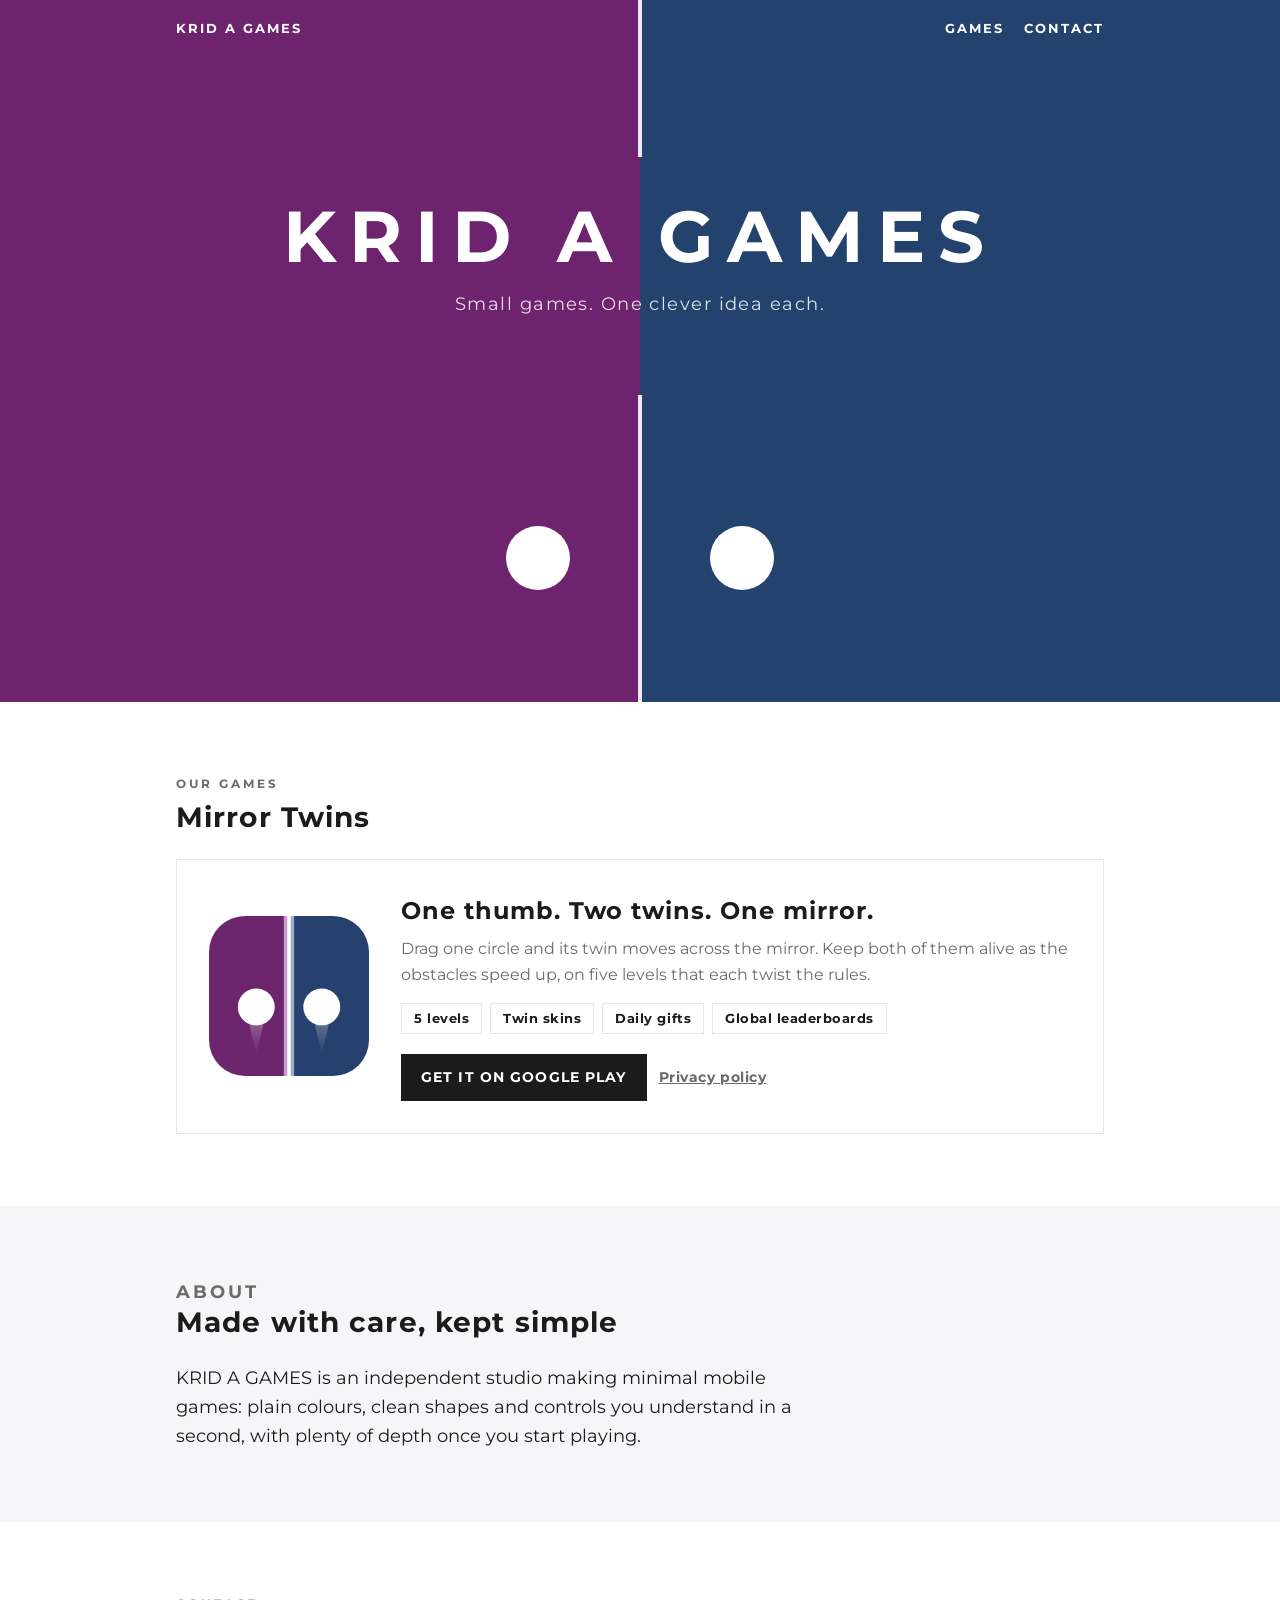
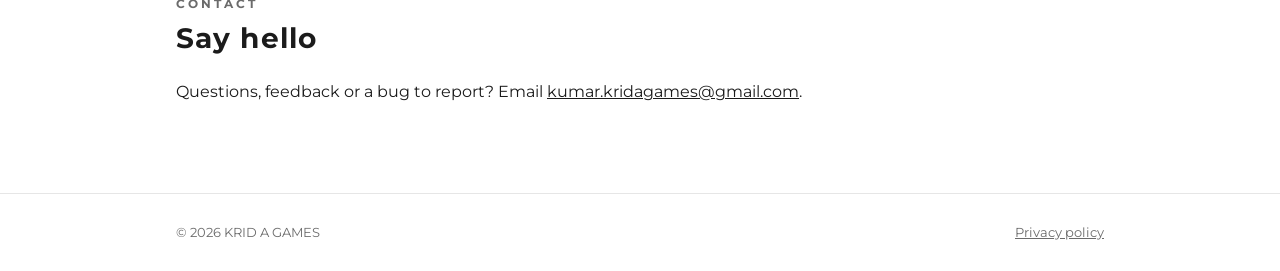
<file: index.html>
<!doctype html>
<html lang="en">
<head>
<meta charset="utf-8">
<meta name="viewport" content="width=device-width, initial-scale=1">
<title>KRID A GAMES</title>
<meta name="description" content="KRID A GAMES makes small, minimal mobile games built around one clever idea. Our first game: Mirror Twins.">
<link rel="icon" href="assets/favicon.png">
<link rel="preconnect" href="https://fonts.googleapis.com">
<link rel="preconnect" href="https://fonts.gstatic.com" crossorigin>
<link href="https://fonts.googleapis.com/css2?family=Montserrat:wght@400;600;700&display=swap" rel="stylesheet">
<link rel="stylesheet" href="assets/style.css">
</head>
<body>

<header class="hero">
  <nav class="nav" aria-label="Main">
    <a href="/">KRID A GAMES</a>
    <div class="links">
      <a href="#games">GAMES</a>
      <a href="#contact">CONTACT</a>
    </div>
  </nav>
  <div class="mirror top" aria-hidden="true"></div>
  <div class="hero-text">
    <h1 class="wordmark">KRID A GAMES</h1>
    <p class="tagline">Small games. One clever idea each.</p>
  </div>
  <div class="mirror mid" aria-hidden="true"></div>
  <div class="twin l" aria-hidden="true"></div>
  <div class="twin r" aria-hidden="true"></div>
</header>

<main>
  <section id="games">
    <div class="wrap">
      <p class="eyebrow">Our games</p>
      <h2>Mirror Twins</h2>
      <article class="game">
        <img src="assets/mirror-twins-icon.png" alt="Mirror Twins app icon" width="160" height="160">
        <div>
          <h3>One thumb. Two twins. One mirror.</h3>
          <p>Drag one circle and its twin moves across the mirror. Keep both of them alive as the
             obstacles speed up, on five levels that each twist the rules.</p>
          <ul class="features">
            <li>5 levels</li>
            <li>Twin skins</li>
            <li>Daily gifts</li>
            <li>Global leaderboards</li>
          </ul>
          <div class="actions">
            <a class="button" href="https://play.google.com/store/apps/details?id=com.kridagames.mirrortwins">GET IT ON GOOGLE PLAY</a>
            <a class="text-link" href="/privacy-policy/">Privacy policy</a>
          </div>
        </div>
      </article>
    </div>
  </section>

  <section class="about">
    <div class="wrap">
      <p class="eyebrow">About</p>
      <h2>Made with care, kept simple</h2>
      <p>KRID A GAMES is an independent studio making minimal mobile games: plain colours, clean
         shapes and controls you understand in a second, with plenty of depth once you start playing.</p>
    </div>
  </section>

  <section id="contact">
    <div class="wrap">
      <p class="eyebrow">Contact</p>
      <h2>Say hello</h2>
      <p>Questions, feedback or a bug to report? Email
         <a href="mailto:kumar.kridagames@gmail.com">kumar.kridagames@gmail.com</a>.</p>
    </div>
  </section>
</main>

<footer>
  <div class="wrap">
    <span>© 2026 KRID A GAMES</span>
    <a href="/privacy-policy/">Privacy policy</a>
  </div>
</footer>

</body>
</html>
</file>
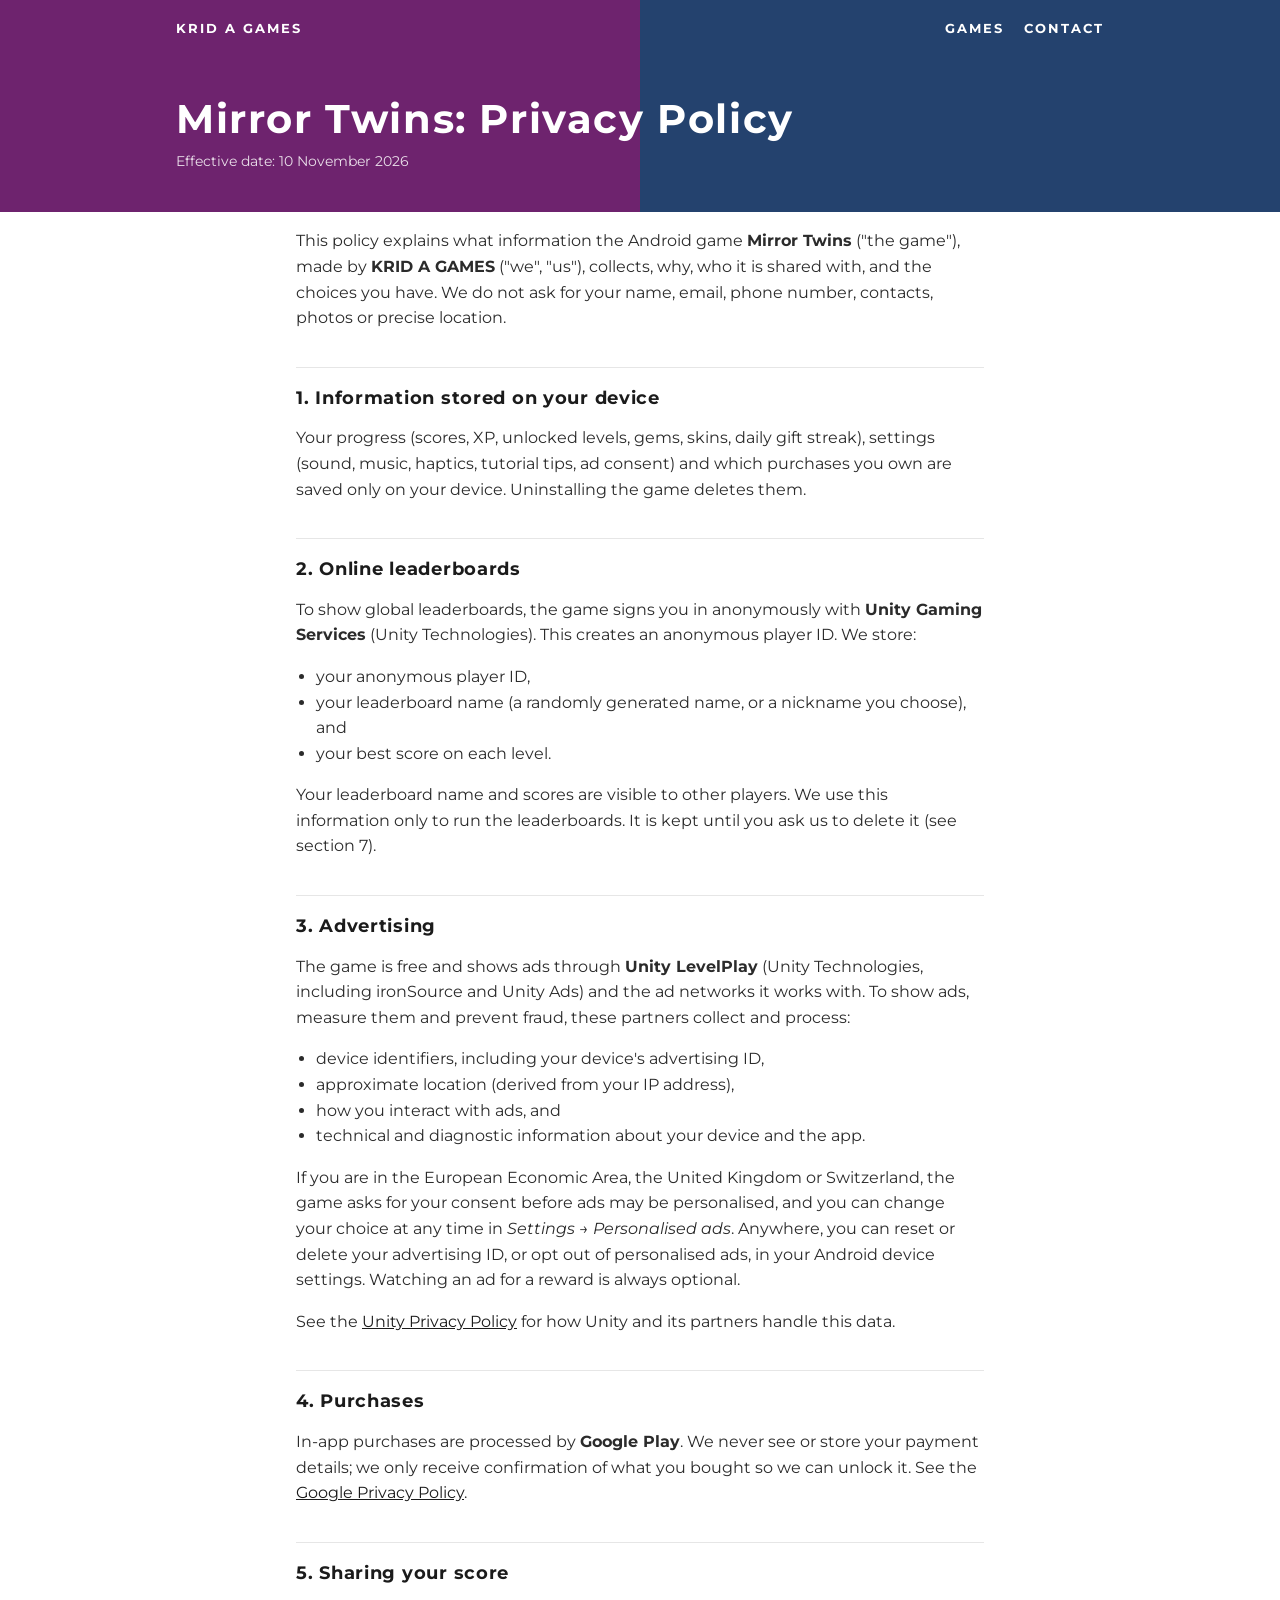
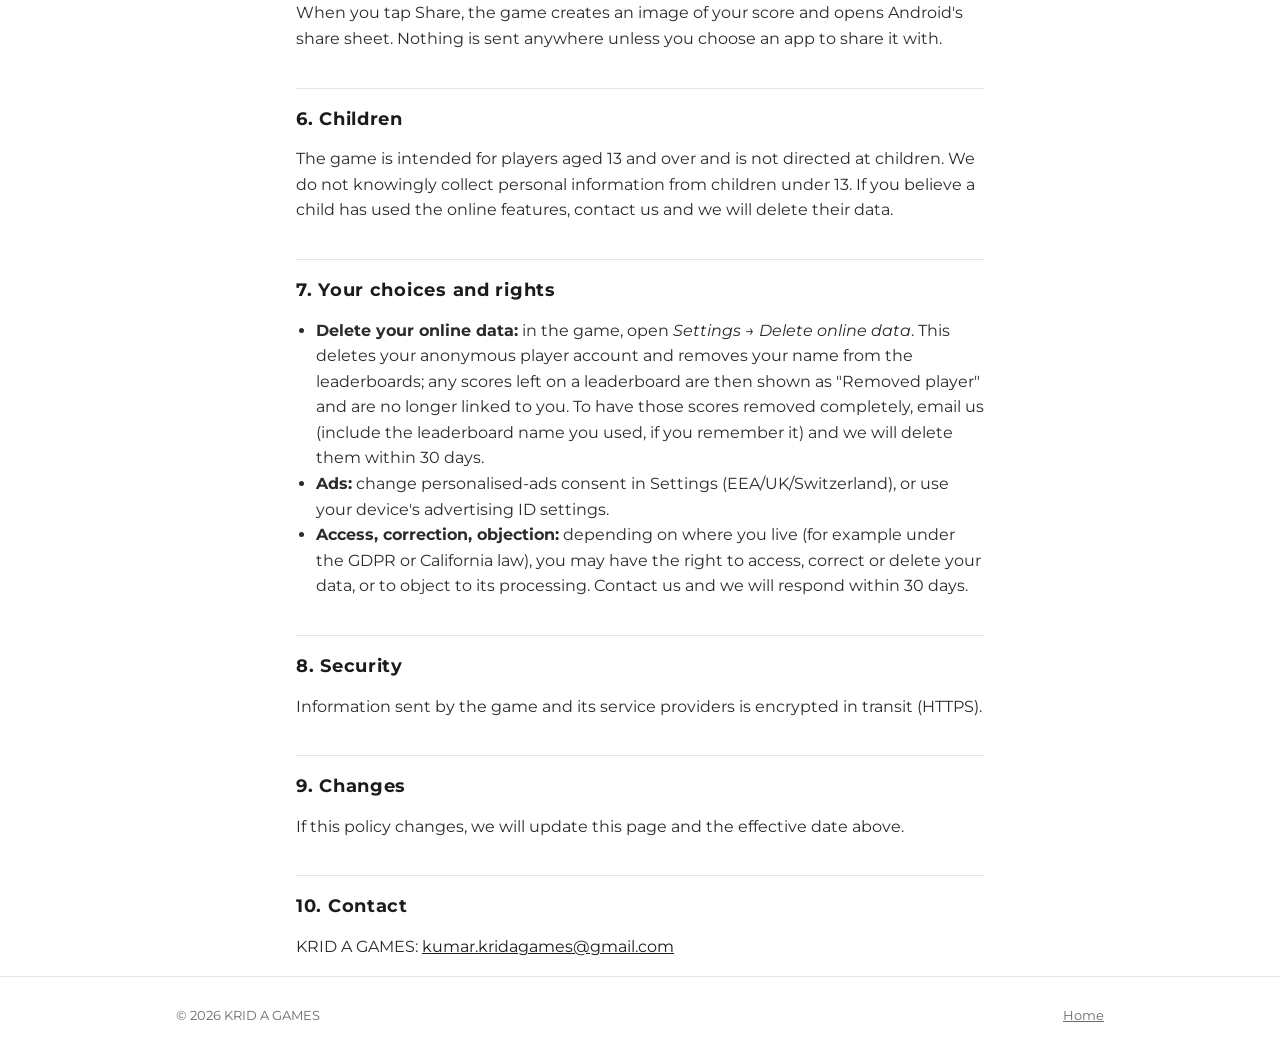
<file: privacy-policy/index.html>
<!doctype html>
<html lang="en">
<head>
<meta charset="utf-8">
<meta name="viewport" content="width=device-width, initial-scale=1">
<title>Privacy Policy · KRID A GAMES</title>
<meta name="description" content="Privacy policy for Mirror Twins by KRID A GAMES.">
<link rel="icon" href="/assets/favicon.png">
<link rel="preconnect" href="https://fonts.googleapis.com">
<link rel="preconnect" href="https://fonts.gstatic.com" crossorigin>
<link href="https://fonts.googleapis.com/css2?family=Montserrat:wght@400;600;700&display=swap" rel="stylesheet">
<link rel="stylesheet" href="/assets/style.css">
</head>
<body>

<header class="page-head">
  <nav class="nav" aria-label="Main">
    <a href="/">KRID A GAMES</a>
    <div class="links">
      <a href="/#games">GAMES</a>
      <a href="/#contact">CONTACT</a>
    </div>
  </nav>
  <div class="wrap">
    <h1>Mirror Twins: Privacy Policy</h1>
    <p>Effective date: 10 November 2026</p>
  </div>
</header>

<main class="wrap policy">
  <p>This policy explains what information the Android game <strong>Mirror Twins</strong> ("the game"),
  made by <strong>KRID A GAMES</strong> ("we", "us"), collects, why, who it is shared with, and the choices you have.
  We do not ask for your name, email, phone number, contacts, photos or precise location.</p>

  <h2>1. Information stored on your device</h2>
  <p>Your progress (scores, XP, unlocked levels, gems, skins, daily gift streak), settings (sound, music,
  haptics, tutorial tips, ad consent) and which purchases you own are saved only on your device.
  Uninstalling the game deletes them.</p>

  <h2>2. Online leaderboards</h2>
  <p>To show global leaderboards, the game signs you in anonymously with <strong>Unity Gaming Services</strong>
  (Unity Technologies). This creates an anonymous player ID. We store:</p>
  <ul>
    <li>your anonymous player ID,</li>
    <li>your leaderboard name (a randomly generated name, or a nickname you choose), and</li>
    <li>your best score on each level.</li>
  </ul>
  <p>Your leaderboard name and scores are visible to other players. We use this information only to run the
  leaderboards. It is kept until you ask us to delete it (see section 7).</p>

  <h2>3. Advertising</h2>
  <p>The game is free and shows ads through <strong>Unity LevelPlay</strong> (Unity Technologies, including
  ironSource and Unity Ads) and the ad networks it works with. To show ads, measure them and prevent fraud,
  these partners collect and process:</p>
  <ul>
    <li>device identifiers, including your device's advertising ID,</li>
    <li>approximate location (derived from your IP address),</li>
    <li>how you interact with ads, and</li>
    <li>technical and diagnostic information about your device and the app.</li>
  </ul>
  <p>If you are in the European Economic Area, the United Kingdom or Switzerland, the game asks for your
  consent before ads may be personalised, and you can change your choice at any time in
  <em>Settings → Personalised ads</em>. Anywhere, you can reset or delete your advertising ID, or opt out of
  personalised ads, in your Android device settings. Watching an ad for a reward is always optional.</p>
  <p>See the <a href="https://unity.com/legal/privacy-policy">Unity Privacy Policy</a> for how Unity and its
  partners handle this data.</p>

  <h2>4. Purchases</h2>
  <p>In-app purchases are processed by <strong>Google Play</strong>. We never see or store your payment details;
  we only receive confirmation of what you bought so we can unlock it. See the
  <a href="https://policies.google.com/privacy">Google Privacy Policy</a>.</p>

  <h2>5. Sharing your score</h2>
  <p>When you tap Share, the game creates an image of your score and opens Android's share sheet. Nothing is
  sent anywhere unless you choose an app to share it with.</p>

  <h2>6. Children</h2>
  <p>The game is intended for players aged 13 and over and is not directed at children. We do not knowingly
  collect personal information from children under 13. If you believe a child has used the online features,
  contact us and we will delete their data.</p>

  <h2>7. Your choices and rights</h2>
  <ul>
    <li><strong>Delete your online data:</strong> in the game, open <em>Settings → Delete online data</em>. This
    deletes your anonymous player account and removes your name from the leaderboards; any scores left on a
    leaderboard are then shown as "Removed player" and are no longer linked to you. To have those scores removed
    completely, email us (include the leaderboard name you used, if you remember it) and we will delete them
    within 30 days.</li>
    <li><strong>Ads:</strong> change personalised-ads consent in Settings (EEA/UK/Switzerland), or use your
    device's advertising ID settings.</li>
    <li><strong>Access, correction, objection:</strong> depending on where you live (for example under the GDPR
    or California law), you may have the right to access, correct or delete your data, or to object to its
    processing. Contact us and we will respond within 30 days.</li>
  </ul>

  <h2>8. Security</h2>
  <p>Information sent by the game and its service providers is encrypted in transit (HTTPS).</p>

  <h2>9. Changes</h2>
  <p>If this policy changes, we will update this page and the effective date above.</p>

  <h2>10. Contact</h2>
  <p>KRID A GAMES: <a href="mailto:kumar.kridagames@gmail.com">kumar.kridagames@gmail.com</a></p>
</main>

<footer>
  <div class="wrap">
    <span>© 2026 KRID A GAMES</span>
    <a href="/">Home</a>
  </div>
</footer>

</body>
</html>
</file>
<file: assets/style.css>
/* KRID A GAMES — minimal, plain colours, no glow (same look as Mirror Twins) */
:root {
  --ink: #1b1b1b;
  --muted: #6b6b6b;
  --line: #e6e6e6;
  --paper: #ffffff;
  --soft: #f6f5f7;
  --left: #6e236e;   /* Mirror Twins: left side */
  --right: #24426e;  /* Mirror Twins: right side */
  --mirror: #ffffff;
  --gutter: 16px;
}

* { box-sizing: border-box; }
html { -webkit-text-size-adjust: 100%; }
body {
  margin: 0;
  background: var(--paper);
  color: var(--ink);
  font-family: "Montserrat", -apple-system, "Segoe UI", Roboto, Helvetica, Arial, sans-serif;
  font-size: 16px;
  line-height: 1.6;
}
a { color: var(--ink); }
img { max-width: 100%; display: block; }

.wrap { max-width: 960px; margin: 0 auto; padding: 0 var(--gutter); }

/* ── Top bar ─────────────────────────────────────────── */
.nav {
  position: absolute; top: 0; left: 0; right: 0; z-index: 2;
  display: flex; justify-content: space-between; align-items: center;
  max-width: 960px; margin: 0 auto; padding: 18px var(--gutter);
}
.nav a { color: #fff; text-decoration: none; font-weight: 700; font-size: 13px; letter-spacing: 2px; white-space: nowrap; }
.nav .links { display: flex; gap: 20px; }

/* ── Hero: the two halves, the mirror, the twins ─────── */
.hero {
  position: relative;
  min-height: 560px;
  height: 78vh;
  max-height: 760px;
  background: linear-gradient(90deg, var(--left) 0 50%, var(--right) 50% 100%);
  color: #fff;
  overflow: hidden;
}
.mirror {
  position: absolute; left: 50%; width: 4px; margin-left: -2px;
  background: var(--mirror); opacity: 0.9;
}
.mirror.top { top: 0; height: calc(28% - 40px); }
.mirror.mid { top: calc(52% + 30px); bottom: 0; }
.hero-text {
  position: absolute; left: 0; right: 0; top: 28%;
  text-align: center; padding: 0 var(--gutter);
}
.wordmark {
  margin: 0; font-size: clamp(22px, 8vw, 72px); font-weight: 700;
  letter-spacing: 0.18em; line-height: 1.1; white-space: nowrap;
}
.tagline { margin: 14px 0 0; font-size: clamp(14px, 2.4vw, 18px); letter-spacing: 0.08em; opacity: 0.85; }
.twin {
  position: absolute; bottom: 16%; width: 64px; height: 64px; border-radius: 50%; background: #fff;
  animation: sway 3.2s ease-in-out infinite;
}
.twin.l { right: calc(50% + 70px); }
.twin.r { left: calc(50% + 70px); animation-name: sway-mirror; }
@keyframes sway { 0%,100% { transform: translateX(0); } 50% { transform: translateX(-46px); } }
@keyframes sway-mirror { 0%,100% { transform: translateX(0); } 50% { transform: translateX(46px); } }
@media (prefers-reduced-motion: reduce) { .twin { animation: none; } }

/* ── Sections ────────────────────────────────────────── */
section { padding: 72px 0; }
.eyebrow { margin: 0 0 8px; font-size: 12px; font-weight: 700; letter-spacing: 3px; color: var(--muted); text-transform: uppercase; }
h2 { margin: 0 0 24px; font-size: 28px; letter-spacing: 0.04em; line-height: 1.2; }

.game {
  display: grid; grid-template-columns: 160px 1fr; gap: 32px; align-items: center;
  padding: 32px; border: 1px solid var(--line); background: var(--paper);
}
.game img { width: 160px; height: 160px; border-radius: 36px; }
.game h3 { margin: 0 0 6px; font-size: 24px; letter-spacing: 0.04em; }
.game p { margin: 0 0 16px; color: var(--muted); }
.features { list-style: none; padding: 0; margin: 0 0 20px; display: flex; flex-wrap: wrap; gap: 8px; }
.features li { padding: 4px 12px; border: 1px solid var(--line); font-size: 13px; font-weight: 700; letter-spacing: 0.04em; }
.actions { display: flex; flex-wrap: wrap; gap: 12px; align-items: center; }
.button {
  display: inline-block; padding: 12px 20px; background: var(--ink); color: #fff;
  text-decoration: none; font-weight: 700; letter-spacing: 0.08em; font-size: 14px;
}
.text-link { font-size: 14px; font-weight: 700; letter-spacing: 0.04em; color: var(--muted); }

.about { background: var(--soft); }
.about p { max-width: 640px; margin: 0; font-size: 18px; }

footer { border-top: 1px solid var(--line); padding: 28px 0; font-size: 13px; color: var(--muted); }
footer .wrap { display: flex; flex-wrap: wrap; justify-content: space-between; gap: 12px; }
footer a { color: var(--muted); }

/* ── Policy pages ────────────────────────────────────── */
.page-head {
  background: linear-gradient(90deg, var(--left) 0 50%, var(--right) 50% 100%);
  color: #fff; padding: 96px 0 40px;
}
.page-head h1 { margin: 0; font-size: clamp(28px, 6vw, 40px); letter-spacing: 0.04em; line-height: 1.15; }
.page-head p { margin: 8px 0 0; opacity: 0.85; font-size: 14px; }
.policy { max-width: 720px; }
.policy h2 { font-size: 18px; margin: 36px 0 8px; padding-top: 20px; border-top: 1px solid var(--line); }
.policy ul { padding-left: 20px; }
.policy p, .policy li { color: #2b2b2b; }

/* ── Phone ───────────────────────────────────────────── */
@media (max-width: 640px) {
  .nav { padding: 16px var(--gutter); }
  .nav a { font-size: 11px; letter-spacing: 1.5px; }
  .nav .links { gap: 14px; }
  .wordmark { letter-spacing: 0.12em; }
  .hero { min-height: 520px; height: 86vh; }
  .twin { width: 48px; height: 48px; bottom: 14%; }
  .twin.l { right: calc(50% + 44px); }
  .twin.r { left: calc(50% + 44px); }
  @keyframes sway { 0%,100% { transform: translateX(0); } 50% { transform: translateX(-28px); } }
  @keyframes sway-mirror { 0%,100% { transform: translateX(0); } 50% { transform: translateX(28px); } }
  section { padding: 48px 0; }
  .game { grid-template-columns: 1fr; padding: 24px; text-align: left; }
  .game img { width: 112px; height: 112px; border-radius: 26px; }
}
</file>
